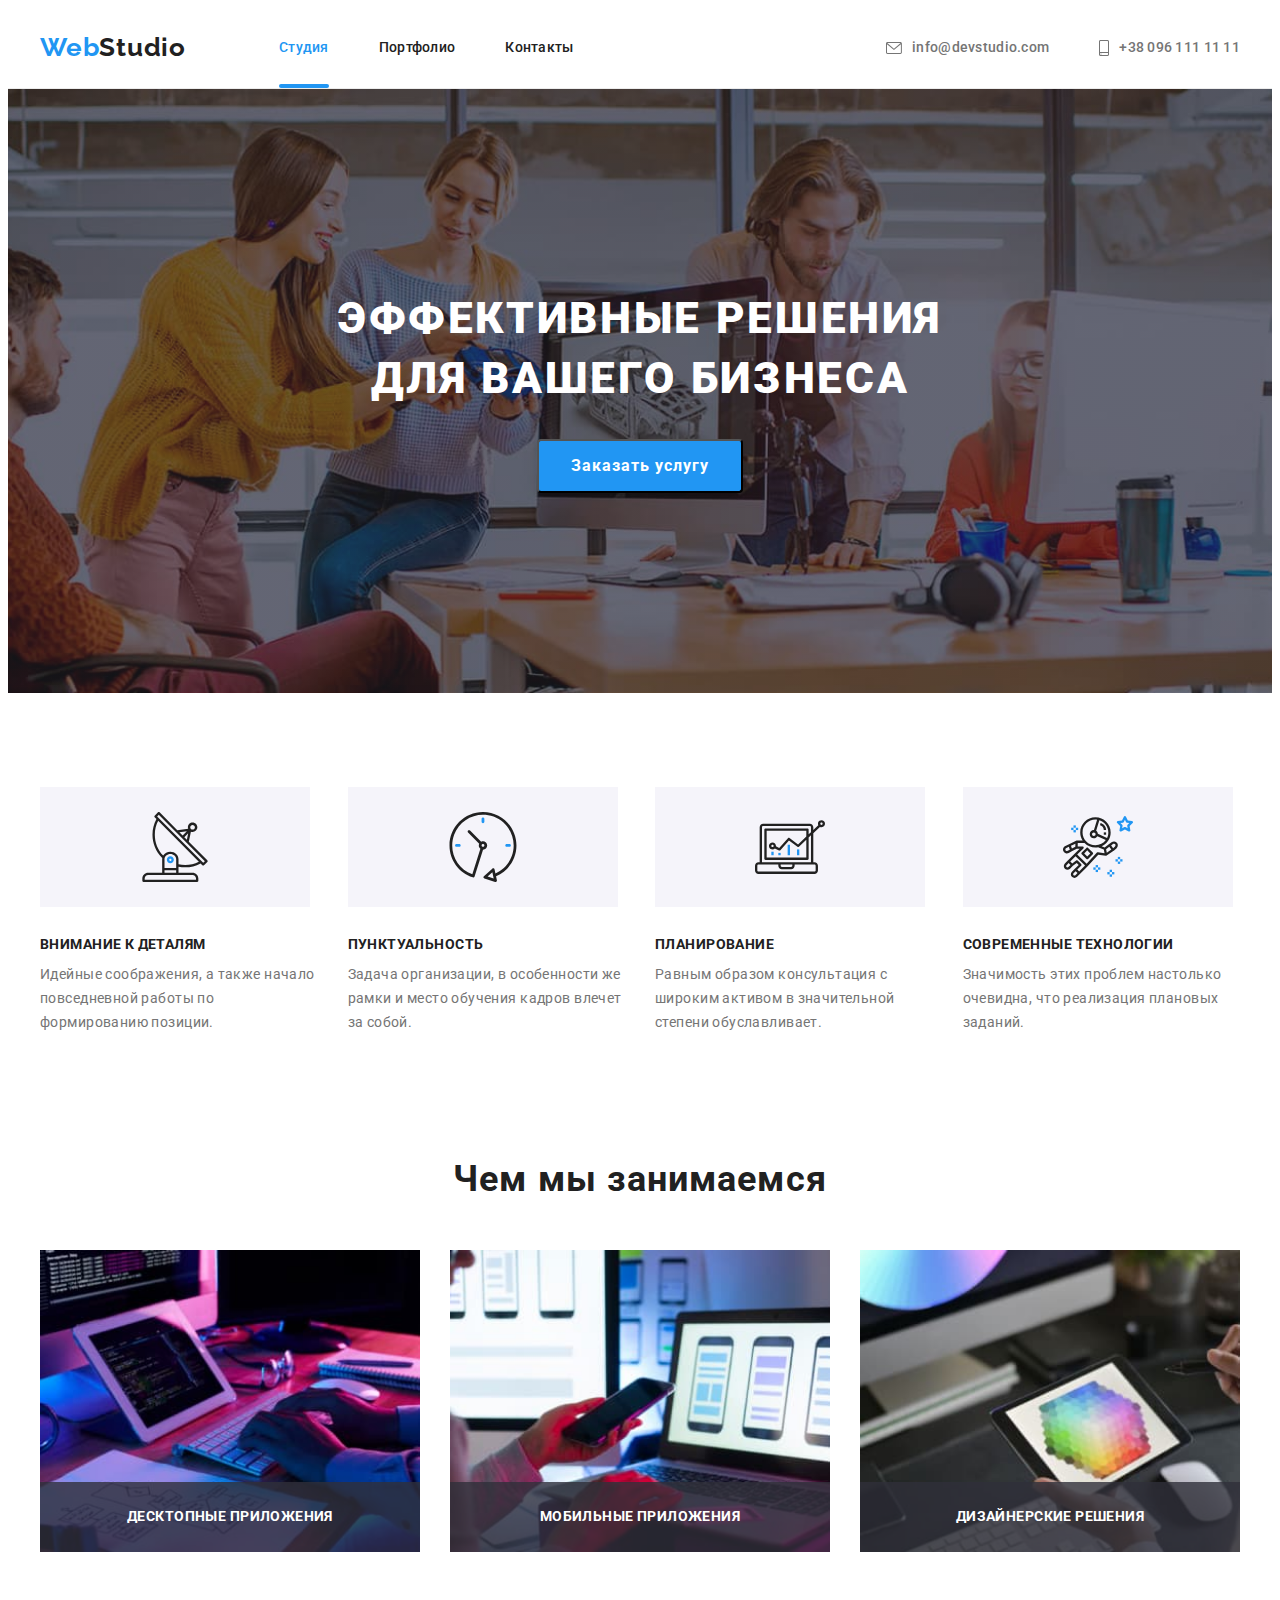
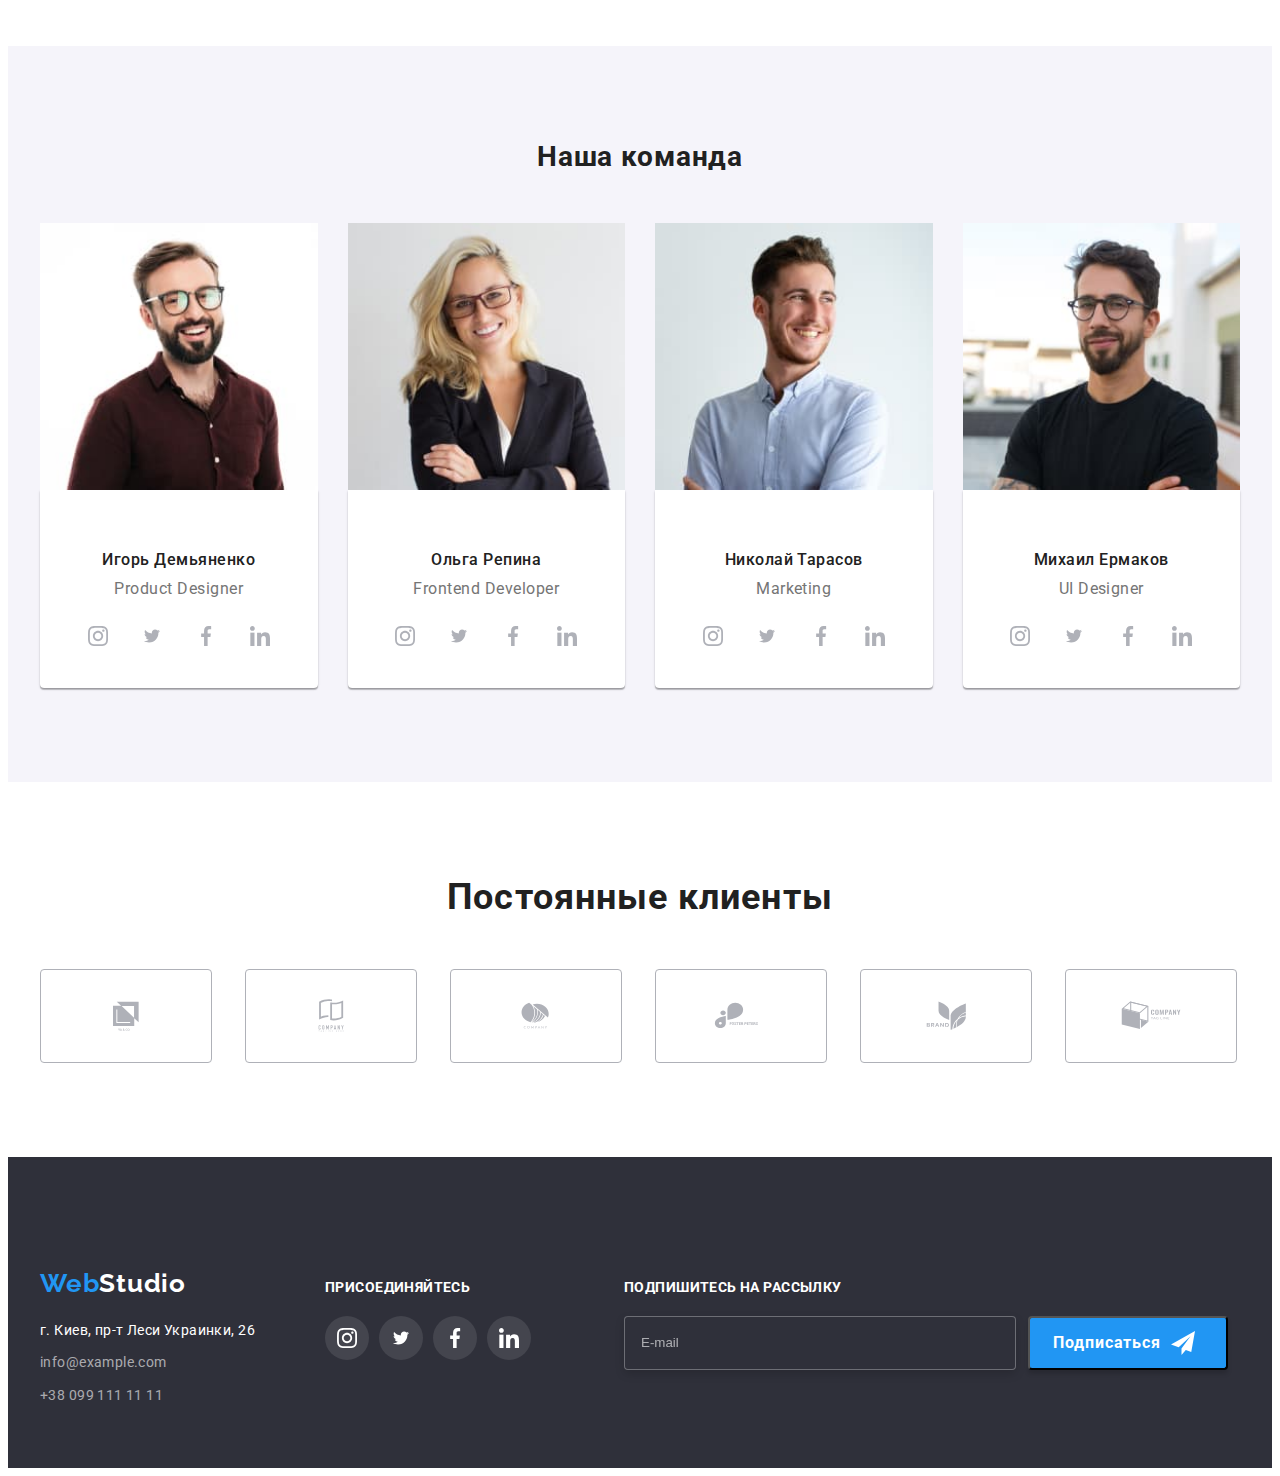
<file: index.html>
<!DOCTYPE html>
<html lang="ru">
<head>
    <meta charset="UTF-8">
    <meta http-equiv="X-UA-Compatible" content="IE=edge">
    <meta name="viewport" content="width=device-width, initial-scale=1.0">
    <title>Web Studio</title>
    <link rel="preconnect" href="https://fonts.googleapis.com">
    <link rel="preconnect" href="https://fonts.gstatic.com" crossorigin>
    <link href="https://fonts.googleapis.com/css2?family=Raleway:wght@700&family=Roboto:wght@400;500;700;900&display=swap" rel="stylesheet">
    <link rel="stylesheet" href="https://cdnjs.cloudflare.com/ajax/libs/modern-normalize/1.1.0/modern-normalize.min.css" integrity="sha512-wpPYUAdjBVSE4KJnH1VR1HeZfpl1ub8YT/NKx4PuQ5NmX2tKuGu6U/JRp5y+Y8XG2tV+wKQpNHVUX03MfMFn9Q==" crossorigin="anonymous" referrerpolicy="no-referrer" />
    <link rel="stylesheet" href="./css/main.min.css">    
</head>
<body>
    <!--Header-->
        <header class="page-header">
            <div class="container header-container">
            <nav class="navigation">
                <!--логотип сайта-->
                <a class="logo logo-header link" href="./index.html">Web<span class="logo logo_theme_light">Studio</span></a>
                <ul class="menu list">
                    <li class="menu__item">
                        <a class="menu__link menu__link_current link" href=./index.html>Студия</a>
                    </li>
                    <li class="menu__item">
                        <a class="menu__link link" href="./portfolio.html">Портфолио</a>
                    </li>
                    <li class="menu__item">
                        <a class="menu__link link" href="#contacts">Контакты</a>
                    </li>
                </ul>
            </nav>
            <button type="button" class="mobile-menu-open-button" data-menu-open>
                <svg class="mobile-menu-open-button__icon" width="24" height="16">
                    <use href="./images/sprite.svg#burger-icon"></use>
                </svg>
            </button>
            <ul class="menu-address link list">
                <li class="menu-address__item">
                    <a class="menu-address__mail link list" href="mailto:info@devstudio.com">
                    <svg class="menu-address__icon" width="16" height="12">
                        <use href="./images/sprite.svg#icon-envelope"></use>
                    </svg>
                    info@devstudio.com
                </a>
                </li>
                <li class="menu-address__item">
                    <a class="menu-address__phone-number link" href="tel:+380961111111">
                        <svg class="menu-address__phone-icon" width="10" height="16">
                            <use href="./images/sprite.svg#icon-smartphone"></use>
                        </svg>
                        +38 096 111 11 11
                    </a>
                </li>
            </ul>
        </div>
        <div class="mobile-menu" data-menu>
            <div class="container mobile-menu__container">
                <button type="button" class="mobile-menu__close-btn" data-menu-close>
                    <svg class="mobile-menu__close-icon" width="40" height="40">
                        <use href="./images/sprite.svg#icon-close"></use>
                    </svg>
                </button>
<ul class="mobile-menu__list list">
    <li class="mobile-menu__list-item"><a class="mobile-menu__list-link mobile-menu__link-current link" href="./index.html">Студия</a></li>
    <li class="mobile-menu__list-item"><a class="mobile-menu__list-link link" href="./portfolio.html">Портфолио</a></li>
    <li class="mobile-menu__list-item"><a class="mobile-menu__list-link link" href="">Контакты</a></li>
</ul>
<ul class="mobile-menu__list-address list">
    <li class="mobile-menu__address-item"><a class="mobile-menu__link-phone link" href="">+38 096 111 11 11</a></li>
    <li class="mobile-menu__address-item"><a class="mobile-menu__link-mail link" href="">info@devstudio.com</a></li>
</ul>
<ul class="mobile-menu__social-list list">
    <li class="mobile-menu__social-list-item"><a class="mobile-menu__social-list-link link" href="">Instagram</a></li>
    <li class="mobile-menu__social-list-item"><a class="mobile-menu__social-list-link link" href="">Twitter</a></li>
    <li class="mobile-menu__social-list-item"><a class="mobile-menu__social-list-link link" href="">Facebook</a></li>
    <li class="mobile-menu__social-list-item"><a class="mobile-menu__social-list-link link" href="">LinkedIn</a></li>
</ul>

            </div>
        </div>
        </header>
    <main>
        <!--Hero-->
        <section class="hero">
            <div class="container">
                <h1 class="hero__title">Эффективные решения для вашего бизнеса</h1>
                <button class="modal-button" type="button" data-modal-open>Заказать услугу</button>
            </div>
        </section>
        <section class="advantages section">
            <div class="container">
      <!--скрытый заголовок-->
            <h2 class="advantages__title visually-hidden">Наши преимущества</h2>
            <ul class="advantages-list list">
                <li class="advantages-list__item">
                    <div class="advantages-list__container"> 
                        <svg class="advantages-list__icon" width="70" height="70">
                            <use href="./images/sprite.svg#icon-antenna"></use>
                        </svg>
                    </div>
                    <h3 class="advantages-list__subtitle">Внимание к деталям</h3>
                    <p class="advantages-list__description">Идейные соображения, а также начало повседневной работы по формированию позиции.</p>
                </li>
                <li class="advantages-list__item">
                    <div class="advantages-list__container"> 
                        <svg class="advantages-list__icon" width="70" height="70">
                            <use href="./images/sprite.svg#icon-clock"></use>
                        </svg>
                    </div>
                    <h3 class="advantages-list__subtitle">Пунктуальность</h3>
                    <p class="advantages-list__description">Задача организации, в особенности же рамки и место обучения кадров влечет за собой.</p>
                </li>
                <li class="advantages-list__item">
                    <div class="advantages-list__container"> 
                        <svg class="advantages-list__icon" width="70" height="70">
                            <use href="./images/sprite.svg#icon-diagram"></use>
                        </svg>
                    </div>
                    <h3 class="advantages-list__subtitle">Планирование</h3>
                    <p class="advantages-list__description">Равным образом консультация с широким активом в значительной степени обуславливает.</p>
                </li>
                <li class="advantages-list__item">
                    <div class="advantages-list__container"> 
                        <svg class="advantages-list__icon" width="70" height="70">
                            <use href="./images/sprite.svg#icon-astronaut"></use>
                        </svg>
                    </div>
                    <h3 class="advantages-list__subtitle">Современные технологии</h3>
                    <p class="advantages-list__description">Значимость этих проблем настолько очевидна, что реализация плановых заданий.</p>
                </li>
            </ul>
            </div>
        </section>
        <!-- About-->
        <section class="services section">
            <div class="container">
                <h2 class="services__title">Чем мы занимаемся</h2>
                <ul class="services-list list">
                  <li class="services-list__item">
                    <img class="services-list__images"
                    srcset="./images/services/services-desktop-1.jpg 1x, ./images/services/services-desktop-1@2x.jpg 2x"
                    src="./images/about/img-1.jpg" 
                    alt="планшет"                   
                    >
                    <p class="services-list__description">Десктопные приложения</p>
                  </li>
                  <li class="services-list__item">
                    <img class="services-list__images"
                    srcset="./images/services/services-desktop-2.jpg 1x, ./images/services/services-desktop-2@2x.jpg 2x"
                    src="./images/about/img-2.jpg"
                    alt="ноутбук"
                    >
                      <p class="services-list__description">Мобильные приложения</p>
                  </li>
                  <li class="services-list__item">
                    <img class="services-list__images"
                    srcset="./images/services/services-desktop-3.jpg 1x, ./images/services/services-desktop-3@2x.jpg 2x"
                    src="./images/about/img-3.jpg"
                    alt="графический планшет"
                    >
                      <p class="services-list__description">Дизайнерские решения</p>
                  </li>  
                </ul>
            </div>
        </section> 
        <!--Our Team -->
        <section class="our-team section"> 
            <div class="container">
           <h2 class="our-team__title">Наша команда</h2> 
           <ul class="our-team-list list">
               <li class="our-team-list__item">
                <picture class="picture">
                    <source 
                    srcset="./images/our-team/our-team-desktop-1.jpg 1x, ./images/our-team/our-team-desktop-1@2x.jpg 2x"
                    media="(min-width:1200px)"/>  
                    <source 
                    srcset="./images/our-team/our-team-tablet-1.jpg 1x, ./images/our-team/our-team-tablet-1@2x.jpg 2x"
                    media="(min-width:768px)"/>  
                    <source 
                    srcset="./images/our-team/our-team-mobile-1.jpg 1x, ./images/our-team/our-team-mobile-1@2x.jpg 2x"
                    media="(max-width:767px)"/>     
                    <img src="./images/our-team/our-team-mobile-1.jpg" alt="Игорь Демьяненко"> 
                </picture>
                   <div class="our-team-list__content-wrapper">
                    <h3 class="our-team-list__subtitle">Игорь Демьяненко</h3>
                    <p class="our-team-list__description" lang="en">Product Designer</p>
                    <ul class="social-list list">
                        <li class="social-list__item">
                            <a href="" class="social-list__link">
                                <svg class="social-list__icon" width="20" height="20">
                                    <use href="./images/sprite.svg#icon-instagram"></use>
                                </svg>
                            </a>
                        </li>
                        <li class="social-list__item">
                            <a href="" class="social-list__link">
                                <svg class="social-list__icon" width="20" height="16">
                                    <use href="./images/sprite.svg#icon-twitter"></use>
                                </svg>
                            </a>
                        </li>
                        <li class="social-list__item">
                            <a href="" class="social-list__link">
                                <svg class="social-list__icon" width="20" height="20">
                                    <use href="./images/sprite.svg#icon-facebook"></use>
                                </svg>
                            </a>
                        </li>
                        <li class="social-list__item">
                            <a href="" class="social-list__link">
                                <svg class="social-list__icon" width="20" height="20">
                                    <use href="./images/sprite.svg#icon-linkedin"></use>
                                </svg>
                            </a>
                        </li>
                    </ul>
                   </div>
               </li>
               <li class="our-team-list__item">
                <picture class="picture">
                    <source 
                    srcset="./images/our-team/our-team-desktop-2.jpg 1x, ./images/our-team/our-team-desktop-2@2x.jpg 2x"
                    media="(min-width:1200px)"/>  
                    <source 
                    srcset="./images/our-team/our-team-tablet-2.jpg 1x, ./images/our-team/our-team-tablet-2@2x.jpg 2x"
                    media="(min-width:768px)"/>  
                    <source 
                    srcset="./images/our-team/our-team-mobile-2.jpg 1x, ./images/our-team/our-team-mobile-2@2x.jpg 2x"
                    media="(max-width:767px)"/>     
                    <img src="./images/our-team/our-team-mobile-2.jpg" alt="Ольга Репина"> 
                </picture>
                   <div class="our-team-list__content-wrapper">
                    <h3 class="our-team-list__subtitle">Ольга Репина</h3>
                    <p class="our-team-list__description" lang="en">Frontend Developer</p>  
                    <ul class="social-list list">
                        <li class="social-list__item">
                            <a href="" class="social-list__link">
                                <svg class="social-list__icon" width="20" height="20">
                                    <use href="./images/sprite.svg#icon-instagram"></use>
                                </svg>
                            </a>
                        </li>
                        <li class="social-list__item">
                            <a href="" class="social-list__link">
                                <svg class="social-list__icon" width="20" height="16">
                                    <use href="./images/sprite.svg#icon-twitter"></use>
                                </svg>
                            </a>
                        </li>
                        <li class="social-list__item">
                            <a href="" class="social-list__link">
                                <svg class="social-list__icon" width="20" height="20">
                                    <use href="./images/sprite.svg#icon-facebook"></use>
                                </svg>
                            </a>
                        </li>
                        <li class="social-list__item">
                            <a href="" class="social-list__link">
                                <svg class="social-list__icon" width="20" height="20">
                                    <use href="./images/sprite.svg#icon-linkedin"></use>
                                </svg>
                            </a>
                        </li>
                    </ul>
                   </div>
               </li>
               <li class="our-team-list__item">
                <picture class="picture">
                    <source 
                    srcset="./images/our-team/our-team-desktop-3.jpg 1x, ./images/our-team/our-team-desktop-3@2x.jpg 2x"
                    media="(min-width:1200px)"/>  
                    <source 
                    srcset="./images/our-team/our-team-tablet-3.jpg 1x, ./images/our-team/our-team-tablet-3@2x.jpg 2x"
                    media="(min-width:768px)"/>  
                    <source 
                    srcset="./images/our-team/our-team-mobile-3.jpg 1x, ./images/our-team/our-team-mobile-3@2x.jpg 2x"
                    media="(max-width:767px)"/>     
                    <img src="./images/our-team/our-team-mobile-3.jpg" alt="Николай Тарасов"> 
                </picture>
                   <div class="our-team-list__content-wrapper">
                    <h3 class="our-team-list__subtitle">Николай Тарасов</h3>
                    <p class="our-team-list__description" lang="en">Marketing</p>  
                    <ul class="social-list list">
                        <li class="social-list__item">
                            <a href="" class="social-list__link">
                                <svg class="social-list__icon" width="20" height="20">
                                    <use href="./images/sprite.svg#icon-instagram"></use>
                                </svg>
                            </a>
                        </li>
                        <li class="social-list__item">
                            <a href="" class="social-list__link">
                                <svg class="social-list__icon" width="20" height="16">
                                    <use href="./images/sprite.svg#icon-twitter"></use>
                                </svg>
                            </a>
                        </li>
                        <li class="social-list__item">
                            <a href="" class="social-list__link">
                                <svg class="social-list__icon" width="20" height="20">
                                    <use href="./images/sprite.svg#icon-facebook"></use>
                                </svg>
                            </a>
                        </li>
                        <li class="social-list__item">
                            <a href="" class="social-list__link">
                                <svg class="social-list__icon" width="20" height="20">
                                    <use href="./images/sprite.svg#icon-linkedin"></use>
                                </svg>
                            </a>
                        </li>
                    </ul>
                   </div>
               </li>
               <li class="our-team-list__item">
                <picture class="picture">
                    <source 
                    srcset="./images/our-team/our-team-desktop-4.jpg 1x, ./images/our-team/our-team-desktop-4@2x.jpg 2x"
                    media="(min-width:1200px)"/>  
                    <source 
                    srcset="./images/our-team/our-team-tablet-4.jpg 1x, ./images/our-team/our-team-tablet-4@2x.jpg 2x"
                    media="(min-width:768px)"/>  
                    <source 
                    srcset="./images/our-team/our-team-mobile-4.jpg 1x, ./images/our-team/our-team-mobile-4@2x.jpg 2x"
                    media="(max-width:767px)"/>     
                    <img src="./images/our-team/our-team-mobile-4.jpg" alt="Михаил Ермаков"> 
                </picture>
                   <div class="our-team-list__content-wrapper">
                    <h3 class="our-team-list__subtitle">Михаил Ермаков</h3>
                    <p class="our-team-list__description" lang="en"> UI Designer</p> 
                    <ul class="social-list list">
                        <li class="social-list__item">
                            <a href="" class="social-list__link">
                                <svg class="social-list__icon" width="20" height="20">
                                    <use href="./images/sprite.svg#icon-instagram"></use>
                                </svg>
                            </a>
                        </li>
                        <li class="social-list__item">
                            <a href="" class="social-list__link">
                                <svg class="social-list__icon" width="20" height="16">
                                    <use href="./images/sprite.svg#icon-twitter"></use>
                                </svg>
                            </a>
                        </li>
                        <li class="social-list__item">
                            <a href="" class="social-list__link">
                                <svg class="social-list__icon" width="20" height="20">
                                    <use href="./images/sprite.svg#icon-facebook"></use>
                                </svg>
                            </a>
                        </li>
                        <li class="social-list__item">
                            <a href="" class="social-list__link">
                                <svg class="social-list__icon" width="20" height="20">
                                    <use href="./images/sprite.svg#icon-linkedin"></use>
                                </svg>
                            </a>
                        </li>
                    </ul>
                   </div>
               </li>
           </ul>
        </div>
        </section>
        <section class="our-clients section">
            <div class="container">
            <h2 class="our-clients__title">Постоянные клиенты</h2>
            <ul class="our-clients-list list">
                <li class="our-clients-list__item">
                    <a class="our-clients-list__link" href="">
                        <svg class="our-client-list__icon" width="106" height="60">
                            <use href="./images/sprite.svg#icon-Client-1"></use>
                        </svg>
                    </a>
                </li>
                <li class="our-clients-list__item">
                    <a class="our-clients-list__link" href="">
                        <svg class="our-client-list__icon" width="106" height="60">
                            <use href="./images/sprite.svg#icon-Client-2"></use>
                        </svg>
                    </a>
                </li>
                <li class="our-clients-list__item">
                    <a class="our-clients-list__link" href="">
                        <svg class="our-client-list__icon" width="106" height="60">
                            <use href="./images/sprite.svg#icon-Client-3"></use>
                        </svg>
                    </a>
                </li>
                <li class="our-clients-list__item">
                    <a class="our-clients-list__link" href="">
                        <svg class="our-client-list__icon" width="106" height="60">
                            <use href="./images/sprite.svg#icon-Client-4"></use>
                        </svg>
                    </a>
                </li>
                <li class="our-clients-list__item">
                    <a class="our-clients-list__link" href="">
                        <svg class="our-client-list__icon" width="106" height="60">
                            <use href="./images/sprite.svg#icon-Client-5"></use>
                        </svg>
                    </a>
                </li>
                <li class="our-clients-list__item">
                    <a class="our-clients-list__link" href="">
                        <svg class="our-client-list__icon" width="106" height="60">
                            <use href="./images/sprite.svg#icon-Client-6"></use>
                        </svg>
                    </a>
                </li>
            </ul>
        </div>
        </section>
    </main>
    <footer class="footer">
        <div class="container footer-container">
        <div class="footer-address">
                <a class="logo-footer link" href="">Web<span class="logo logo_theme_dark">Studio</span></a>
            <address class="footer-contacts">
                <ul id="contacts" class="footer-list list">
                    <li class="footer-list__item">
                        <a class="footer-list__address link" href="https://goo.gl/maps/5pLSyK26MjpnqcrL8" target="_blank" rel="noopener noreferrer">г. Киев, пр-т Леси Украинки, 26</a>
                    </li>
                    <li class="footer-list__item">
                        <a class="footer-list__link link" href="mailto:info@example.com">info@example.com</a>
                    </li>
                    <li class="footer-list__item">
                        <a class="footer-list__link link" href="tel:+380991111111">+38 099 111 11 11</a>
                    </li>
                </ul>
            </address> 
        </div>
        <div class="footer-join">
            <h2 class="footer-join__title">Присоединяйтесь</h2>
            <ul class="footer-join-list list">
                <li class="footer-join-list__item">
                    <a class="footer-join-list__link" href="">
                        <svg class="footer-join-list__icon" width="20px" height="20px">
                            <use href="./images/sprite.svg#icon-instagram"></use>
                        </svg>
                    </a>
                </li>
                <li class="footer-join-list__item">
                    <a class="footer-join-list__link" href="">
                        <svg class="footer-join-list__icon" width="20" height="16">
                            <use href="./images/sprite.svg#icon-twitter"></use>
                        </svg>
                    </a>
                </li>
                <li class="footer-join-list__item">
                    <a class="footer-join-list__link" href="">
                        <svg class="footer-join-list__icon" width="20" height="20">
                            <use href="./images/sprite.svg#icon-facebook"></use>
                        </svg>
                    </a>
                </li>
                <li class="footer-join-list__item">
                    <a class="footer-join-list__link" href="">
                        <svg class="footer-join-list__icon" width="20" height="20">
                            <use href="./images/sprite.svg#icon-linkedin"></use>
                        </svg>
                    </a>
                </li>
            </ul>
        </div>
        <form class="footer-mailing">
            <b class="footer-mailing__action">Подпишитесь на рассылку</b>
            <div class="footer-mailing-form">
            <input class="footer-mailing__input" type="email" name="user-mailing" placeholder="E-mail">
            <button class="footer-mailing__button" type="submit">Подписаться
            <svg class="footer-mailing__icon" width="24" height="24">
                <use href="./images/sprite.svg#icon-send"></use>
            </svg>
        </button>
        </div>
    </form>
</div>
    </footer>
    <div class="backdrop is-hidden" data-modal>
        <div class="modal">
            <button type="button" class="modal-close-button" data-modal-close>
                <svg class="modal-close-button__icon" width="18" height="18">
                    <use href="./images/sprite.svg#icon-close"></use>
                </svg>
            </button>
            <form class="contact-form">
                <b class="contact-form__action">Оставьте свои данные, мы вам перезвоним</b>
                <div class="contact-form__input-wrapper">
                    <label class="contact-form__label" for="name">Имя</label> 
                    <input class="contact-form__input" type="text" required name="user-name" minlength="2" id="name">
                    <svg class="contact-form__input-icon" width="18" height="18">
                        <use href="./images/sprite.svg#name-input-icon"></use>
                    </svg>  
                </div>
                <div class="contact-form__input-wrapper">
                    <label class="contact-form__label" for="tel">Телефон</label> 
                        <input class="contact-form__input" type="tel" id="tel" required name="user-phone-number" pattern="[0-9]{3}-[0-9]{3}-[0-9]{2}-[0-9]{2}" title="xxx-xxx-xx-xx">
                        <svg class="contact-form__input-icon" width="18" height="18">
                            <use href="./images/sprite.svg#phone-input-icon"></use>
                        </svg>
                </div>
            <div class="contact-form__input-wrapper">
                <label class="contact-form__label" for="mail">Почта</label> 
                <input class="contact-form__input" type="email" required name="user-mail" id="mail">
                        <svg class="contact-form__input-icon" width="18" height="18">
                            <use href="./images/sprite.svg#email-input-icon"></use>
                        </svg>        
            </div>  
                <label class="contact-form__label" for="comments">Комментарий</label>
                    <textarea class="contact-form__message" name="user-message" id="comments" placeholder="Введите текст"></textarea>
                <input class="contact-form__checkbox visually-hidden" type="checkbox" name="user-policy" id="checkbox-policy" required >
                <label class="contact-form__checkbox-label" for="checkbox-policy">Соглашаюсь с рассылкой и принимаю&nbsp; <a class="contact-form-checkbox-link" href="">Условия договора</a></label>
                <button class="contact-form__button" type="submit">Отправить</button>
            </form>
        </div>
    </div>
    <script src="./js/mobile-menu.js"></script>
<script src="./js/modal.js"></script>
</body>
</html>
</file>
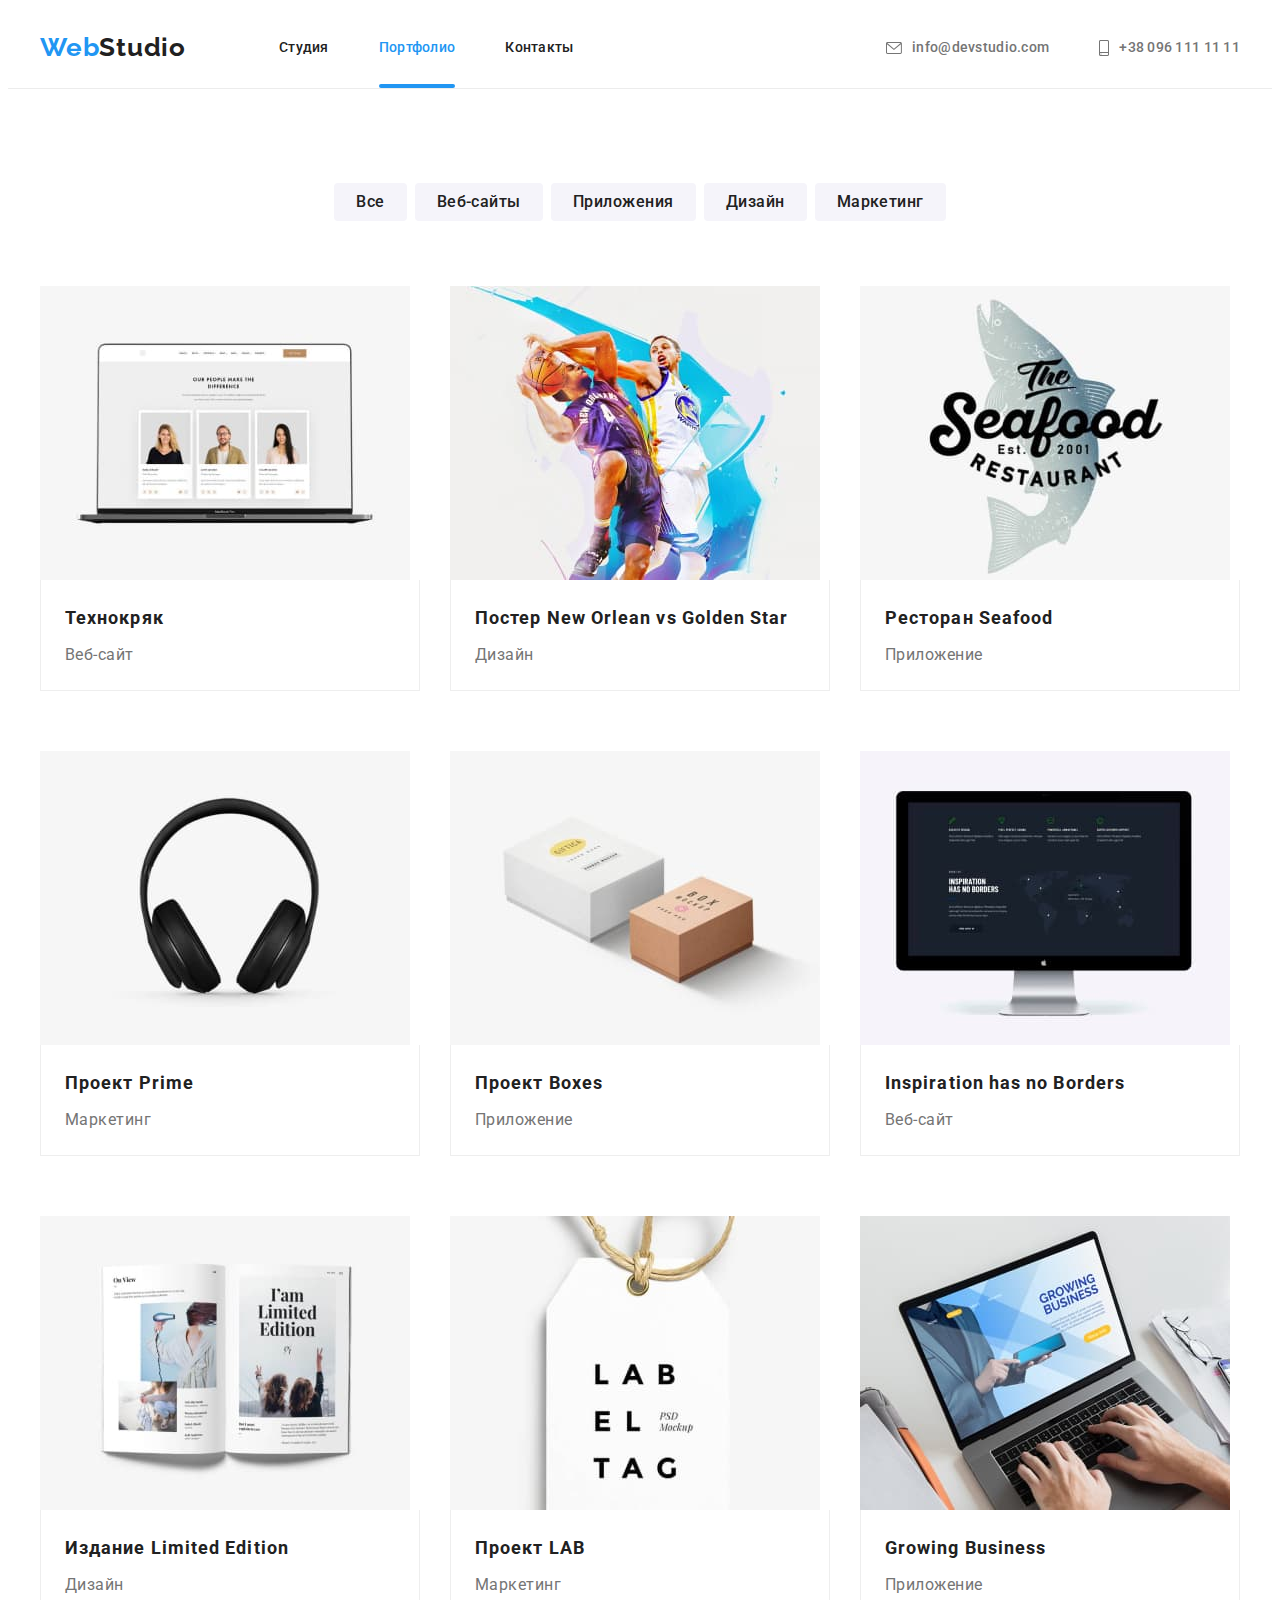
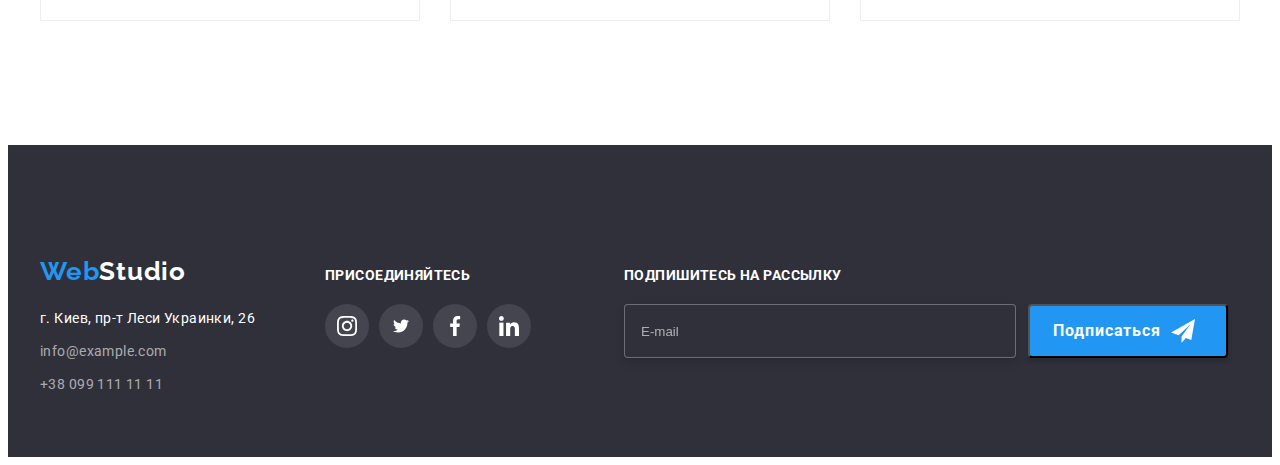
<file: portfolio.html>
<!DOCTYPE html>
<html lang="en">
<head>
    <meta charset="UTF-8">
    <meta http-equiv="X-UA-Compatible" content="IE=edge">
    <meta name="viewport" content="width=device-width, initial-scale=1.0">
    <title>Portfolio</title>
    <link rel="preconnect" href="https://fonts.googleapis.com">
    <link rel="preconnect" href="https://fonts.gstatic.com" crossorigin>
    <link href="https://fonts.googleapis.com/css2?family=Raleway:wght@700&family=Roboto:wght@400;500;700;900&display=swap" rel="stylesheet">
    <link rel="stylesheet" href="https://cdnjs.cloudflare.com/ajax/libs/modern-normalize/1.1.0/modern-normalize.min.css" integrity="sha512-wpPYUAdjBVSE4KJnH1VR1HeZfpl1ub8YT/NKx4PuQ5NmX2tKuGu6U/JRp5y+Y8XG2tV+wKQpNHVUX03MfMFn9Q==" crossorigin="anonymous" referrerpolicy="no-referrer" />
    <link rel="stylesheet" href="./css/main.min.css">   
</head>
<body>
    <!--Header-->
    <header class="page-header">
        <div class="container header-container">
        <nav class="navigation">
            <!--логотип сайта-->
            <a class="logo logo-header link" href="./index.html">Web<span class="logo logo_theme_light">Studio</span></a>
            <ul class="menu list">
                <li class="menu__item">
                    <a class="menu__link link" href=./index.html>Студия</a>
                </li>
                <li class="menu__item">
                    <a class="menu__link menu__link_current link" href="./portfolio.html">Портфолио</a>
                </li>
                <li class="menu__item">
                    <a class="menu__link link" href="#contacts">Контакты</a>
                </li>
            </ul>
        </nav>
        <button type="button" class="mobile-menu-open-button" data-menu-open>
            <svg class="mobile-menu-open-button__icon" width="24" height="16">
                <use href="./images/sprite.svg#burger-icon"></use>
            </svg>
        </button>
        <ul class="menu-address link list">
            <li class="menu-address__item">
                <a class="menu-address__mail link list" href="mailto:info@devstudio.com">
                <svg class="menu-address__icon" width="16" height="12">
                    <use href="./images/sprite.svg#icon-envelope"></use>
                </svg>
                info@devstudio.com
            </a>
            </li>
            <li class="menu-address__item">
                <a class="menu-address__phone-number link" href="tel:+380961111111">
                    <svg class="menu-address__phone-icon" width="10" height="16">
                        <use href="./images/sprite.svg#icon-smartphone"></use>
                    </svg>
                    +38 096 111 11 11
                </a>
            </li>
        </ul>
    </div>
    <div class="mobile-menu" data-menu>
        <div class="container mobile-menu__container">
            <button type="button" class="mobile-menu__close-btn" data-menu-close>
                <svg class="mobile-menu__close-icon" width="40" height="40">
                    <use href="./images/sprite.svg#icon-close"></use>
                </svg>
            </button>
<ul class="mobile-menu__list list">
<li class="mobile-menu__list-item"><a class="mobile-menu__list-link  link" href="./index.html">Студия</a></li>
<li class="mobile-menu__list-item"><a class="mobile-menu__list-link mobile-menu__link-current link" href="./portfolio.html">Портфолио</a></li>
<li class="mobile-menu__list-item"><a class="mobile-menu__list-link link" href="">Контакты</a></li>
</ul>
<ul class="mobile-menu__list-address list">
<li class="mobile-menu__address-item"><a class="mobile-menu__link-phone link" href="">+38 096 111 11 11</a></li>
<li class="mobile-menu__address-item"><a class="mobile-menu__link-mail link" href="">info@devstudio.com</a></li>
</ul>
<ul class="mobile-menu__social-list list">
<li class="mobile-menu__social-list-item"><a class="mobile-menu__social-list-link link" href="">Instagram</a></li>
<li class="mobile-menu__social-list-item"><a class="mobile-menu__social-list-link link" href="">Twitter</a></li>
<li class="mobile-menu__social-list-item"><a class="mobile-menu__social-list-link link" href="">Facebook</a></li>
<li class="mobile-menu__social-list-item"><a class="mobile-menu__social-list-link link" href="">LinkedIn</a></li>
</ul>

        </div>
    </div>
    </header>
<main>
<section class="portfolio section">
    <div class="container">
<ul class="filter-portfolio-list list">
    <li class="filter-portfolio-list__item">
        <button class="filter-portfolio-list__button" type="button">Все</button>
    </li>
    <li class="filter-portfolio-list__item">
        <button class="filter-portfolio-list__button" type="button">Веб-сайты</button>
    </li>
    <li class="filter-portfolio-list__item">
        <button class="filter-portfolio-list__button" type="button">Приложения</button>
    </li>
    <li class="filter-portfolio-list__item">
        <button class="filter-portfolio-list__button" type="button">Дизайн</button>     
    </li>
    <li class="filter-portfolio-list__item">
        <button class="filter-portfolio-list__button" type="button">Маркетинг</button>
    </li>
</ul>
<!-- Скрытый заголовок -->
    <h1 class="visually-hidden portfolio__title">Наши работы</h1> 
    <ul class="portfolio-list list">
        <li class="portfolio-list__item">
      <a class="portfolio-list__link link" href="">
          <div class="portfolio-list__box">
            <picture>
                <source
                srcset="./images/portfolio/portfolio-desktop-1.jpg 1x, ./images/portfolio/portfolio-desktop-1@2x.jpg 2x"
                media="(min-width:1200px)"
                >
                <source
                srcset="./images/portfolio/portfolio-tablet-1.jpg 1x, ./images/portfolio/portfolio-tablet-1@2x.jpg 2x"
                media="(min-width:768px)"
                >
                <source
                srcset="./images/portfolio/portfolio-mobile-1.jpg 1x, ./images/portfolio/portfolio-mobile-1@2x.jpg 2x"
                media="(max-width:767px)"
                >
                <img class="portfolio-list__img" src="./images/portfolio/portfolio-mobile-1.jpg" alt="ноутбук">
            </picture>
                <p class="portfolio__overlay portfolio__overlay-description">
                  Ресурс предлагает комплексные предложения с разным уровнем функционала и сервисов. Все это позволит посетителю получить исчерпывающие сведения о компании или частном лице.
                </p>
          </div>
          <div class="portfolio-list__wrapper">
            <h2 class="portfolio__subtitle">Технокряк</h2>
            <p class="portfolio__description">Веб-сайт</p>
          </div>
    </a>
        </li>
        <li class="portfolio-list__item">
    <a class="portfolio-list__link link" href="">
        <div class="portfolio-list__box">
            <picture>
                <source
                srcset="./images/portfolio/portfolio-desktop-2.jpg 1x, ./images/portfolio/portfolio-desktop-2@2x.jpg 2x"
                media="(min-width:1200px)"
                >
                <source
                srcset="./images/portfolio/portfolio-tablet-2.jpg 1x, ./images/portfolio/portfolio-tablet-2@2x.jpg 2x"
                media="(min-width:768px)"
                >
                <source
                srcset="./images/portfolio/portfolio-mobile-2.jpg 1x, ./images/portfolio/portfolio-mobile-2@2x.jpg 2x"
                media="(max-width:767px)"
                >
                <img class="portfolio-list__img" src="./images/portfolio/portfolio-mobile-2.jpg" alt="баскетболисты">
            </picture>
                <p class="portfolio__overlay portfolio__overlay-description">
                  Ресурс предлагает комплексные предложения с разным уровнем функционала и сервисов. Все это позволит посетителю получить исчерпывающие сведения о компании или частном лице.
                </p>
        </div>
        <div class="portfolio-list__wrapper">
        <h2 class="portfolio__subtitle">Постер <span lang="en">New Orlean vs Golden Star</span></h2>
        <p class="portfolio__description">Дизайн</p>
    </div>
    </a>
        </li>
        <li class="portfolio-list__item">
            <a class="portfolio-list__link link" href="">
                <div class="portfolio-list__box">
                    <picture>
                        <source
                        srcset="./images/portfolio/portfolio-desktop-3.jpg 1x, ./images/portfolio/portfolio-desktop-3@2x.jpg 2x"
                        media="(min-width:1200px)"
                        >
                        <source
                        srcset="./images/portfolio/portfolio-tablet-3.jpg 1x, ./images/portfolio/portfolio-tablet-3@2x.jpg 2x"
                        media="(min-width:768px)"
                        >
                        <source
                        srcset="./images/portfolio/portfolio-mobile-3.jpg 1x, ./images/portfolio/portfolio-mobile-3@2x.jpg 2x"
                        media="(max-width:767px)"
                        >
                        <img class="portfolio-list__img" src="./images/portfolio/portfolio-mobile-3.jpg" alt="логотип ресторана">
                    </picture>
                        <p class="portfolio__overlay portfolio__overlay-description">
                          Ресурс предлагает комплексные предложения с разным уровнем функционала и сервисов. Все это позволит посетителю получить исчерпывающие сведения о компании или частном лице.
                        </p>
                </div>     
            <div class="portfolio-list__wrapper">
            <h2 class="portfolio__subtitle">Ресторан <span lang="en">Seafood</span></h2>
            <p class="portfolio__description">Приложение</p>
            </div>
            </a>
        <li class="portfolio-list__item">
            <a class="portfolio-list__link link" href="">
                <div class="portfolio-list__box">
                    <picture>
                        <source
                        srcset="./images/portfolio/portfolio-desktop-4.jpg 1x, ./images/portfolio/portfolio-desktop-4@2x.jpg 2x"
                        media="(min-width:1200px)"
                        >
                        <source
                        srcset="./images/portfolio/portfolio-tablet-4.jpg 1x, ./images/portfolio/portfolio-tablet-4@2x.jpg 2x"
                        media="(min-width:768px)"
                        >
                        <source
                        srcset="./images/portfolio/portfolio-mobile-4.jpg 1x, ./images/portfolio/portfolio-mobile-4@2x.jpg 2x"
                        media="(max-width:767px)"
                        >
                        <img class="portfolio-list__img" src="./images/portfolio/portfolio-mobile-4.jpg" alt="наушники">
                    </picture>
                        <p class="portfolio__overlay portfolio__overlay-description">
                          Ресурс предлагает комплексные предложения с разным уровнем функционала и сервисов. Все это позволит посетителю получить исчерпывающие сведения о компании или частном лице.
                        </p>
                </div>      
            <div class="portfolio-list__wrapper">
            <h2 class="portfolio__subtitle">Проект <span lang="en">Prime</span></h2>
            <p class="portfolio__description">Маркетинг</p>
            </div>
            </a>
        </li>
        <li class="portfolio-list__item">
            <a class="portfolio-list__link link" href="">
                <div class="portfolio-list__box">
                    <picture>
                        <source
                        srcset="./images/portfolio/portfolio-desktop-5.jpg 1x, ./images/portfolio/portfolio-desktop-5@2x.jpg 2x"
                        media="(min-width:1200px)"
                        >
                        <source
                        srcset="./images/portfolio/portfolio-tablet-5.jpg 1x, ./images/portfolio/portfolio-tablet-5@2x.jpg 2x"
                        media="(min-width:768px)"
                        >
                        <source
                        srcset="./images/portfolio/portfolio-mobile-5.jpg 1x, ./images/portfolio/portfolio-mobile-5@2x.jpg 2x"
                        media="(max-width:767px)"
                        >
                        <img class="portfolio-list__img" src="./images/portfolio/portfolio-mobile-5.jpg" alt="коробки">
                    </picture>
                        <p class="portfolio__overlay portfolio__overlay-description">
                          Ресурс предлагает комплексные предложения с разным уровнем функционала и сервисов. Все это позволит посетителю получить исчерпывающие сведения о компании или частном лице.
                        </p>
                </div>         
            <div class="portfolio-list__wrapper">
            <h2 class="portfolio__subtitle">Проект <span lang="en">Boxes</span></h2>
            <p class="portfolio__description">Приложение</p>
            </div>
            </a>
        </li>
        <li class="portfolio-list__item">
            <a class="portfolio-list__link link" href="">
                <div class="portfolio-list__box">
                    <picture>
                        <source
                        srcset="./images/portfolio/portfolio-desktop-6.jpg 1x, ./images/portfolio/portfolio-desktop-6@2x.jpg 2x"
                        media="(min-width:1200px)"
                        >
                        <source
                        srcset="./images/portfolio/portfolio-tablet-6.jpg 1x, ./images/portfolio/portfolio-tablet-6@2x.jpg 2x"
                        media="(min-width:768px)"
                        >
                        <source
                        srcset="./images/portfolio/portfolio-mobile-6.jpg 1x, ./images/portfolio/portfolio-mobile-6@2x.jpg 2x"
                        media="(max-width:767px)"
                        >
                        <img class="portfolio-list__img" src="./images/portfolio/portfolio-mobile-6.jpg" alt="imac">
                    </picture>
                        <p class="portfolio__overlay portfolio__overlay-description">
                          Ресурс предлагает комплексные предложения с разным уровнем функционала и сервисов. Все это позволит посетителю получить исчерпывающие сведения о компании или частном лице.
                        </p>
                </div>        
            <div class="portfolio-list__wrapper">
            <h2 class="portfolio__subtitle" lang="en">Inspiration has no Borders</h2>
            <p class="portfolio__description">Веб-сайт</p>
            </div>
            </a>
        </li>
        <li class="portfolio-list__item">
            <a class="portfolio-list__link link" href="">
                <div class="portfolio-list__box">
                    <picture>
                        <source
                        srcset="./images/portfolio/portfolio-desktop-7.jpg 1x, ./images/portfolio/portfolio-desktop-7@2x.jpg 2x"
                        media="(min-width:1200px)"
                        >
                        <source
                        srcset="./images/portfolio/portfolio-tablet-7.jpg 1x, ./images/portfolio/portfolio-tablet-7@2x.jpg 2x"
                        media="(min-width:768px)"
                        >
                        <source
                        srcset="./images/portfolio/portfolio-mobile-7.jpg 1x, ./images/portfolio/portfolio-mobile-7@2x.jpg 2x"
                        media="(max-width:767px)"
                        >
                        <img class="portfolio-list__img" src="./images/portfolio/portfolio-mobile-7.jpg" alt="журнал">
                    </picture>
                        <p class="portfolio__overlay portfolio__overlay-description">
                          Ресурс предлагает комплексные предложения с разным уровнем функционала и сервисов. Все это позволит посетителю получить исчерпывающие сведения о компании или частном лице.
                        </p>
                </div>         
            <div class="portfolio-list__wrapper">
            <h2 class="portfolio__subtitle">Издание <span lang="en">Limited Edition</span></h2>
            <p class="portfolio__description">Дизайн</p>
            </div>
            </a>
        </li> 
        <li class="portfolio-list__item">
            <a class="portfolio-list__link link" href="">
                <div class="portfolio-list__box">
                    <picture>
                        <source
                        srcset="./images/portfolio/portfolio-desktop-8.jpg 1x, ./images/portfolio/portfolio-desktop-8@2x.jpg 2x"
                        media="(min-width:1200px)"
                        >
                        <source
                        srcset="./images/portfolio/portfolio-tablet-8.jpg 1x, ./images/portfolio/portfolio-tablet-8@2x.jpg 2x"
                        media="(min-width:768px)"
                        >
                        <source
                        srcset="./images/portfolio/portfolio-mobile-8.jpg 1x, ./images/portfolio/portfolio-mobile-8@2x.jpg 2x"
                        media="(max-width:767px)"
                        >
                        <img class="portfolio-list__img" src="./images/portfolio/portfolio-mobile-8.jpg" alt="этикетка">
                    </picture>
                        <p class="portfolio__overlay portfolio__overlay-description">
                          Ресурс предлагает комплексные предложения с разным уровнем функционала и сервисов. Все это позволит посетителю получить исчерпывающие сведения о компании или частном лице.
                        </p>
                </div>      
            <div class="portfolio-list__wrapper">
            <h2 class="portfolio__subtitle">Проект <span lang="en">LAB</span></h2>
            <p class="portfolio__description">Маркетинг</p>
            </div>
            </a>
        </li>
        <li class="portfolio-list__item">
            <a class="portfolio-list__link link" href="">
                <div class="portfolio-list__box">
                    <picture>
                        <source
                        srcset="./images/portfolio/portfolio-desktop-9.jpg 1x, ./images/portfolio/portfolio-desktop-9@2x.jpg 2x"
                        media="(min-width:1200px)"
                        >
                        <source
                        srcset="./images/portfolio/portfolio-tablet-9.jpg 1x, ./images/portfolio/portfolio-tablet-9@2x.jpg 2x"
                        media="(min-width:768px)"
                        >
                        <source
                        srcset="./images/portfolio/portfolio-mobile-9.jpg 1x, ./images/portfolio/portfolio-mobile-9@2x.jpg 2x"
                        media="(max-width:767px)"
                        >
                        <img class="portfolio-list__img" src="./images/portfolio/portfolio-mobile-9.jpg" alt="ноутбук">
                    </picture>
                        <p class="portfolio__overlay portfolio__overlay-description">
                          Ресурс предлагает комплексные предложения с разным уровнем функционала и сервисов. Все это позволит посетителю получить исчерпывающие сведения о компании или частном лице.
                        </p>
                </div>
            <div class="portfolio-list__wrapper">
            <h2 class="portfolio__subtitle" lang="en">Growing Business</h2>
            <p class="portfolio__description">Приложение</p>
            </div>
            </a>
        </li>
    </ul>
</div>
</section>
</main>
<footer class="footer">
    <div class="container footer-container">
    <div class="footer-address">
            <a class="logo-footer link" href="">Web<span class="logo logo_theme_dark">Studio</span></a>
        <address class="footer-contacts">
            <ul id="contacts" class="footer-list list">
                <li class="footer-list__item">
                    <a class="footer-list__address link" href="https://goo.gl/maps/5pLSyK26MjpnqcrL8" target="_blank" rel="noopener noreferrer">г. Киев, пр-т Леси Украинки, 26</a>
                </li>
                <li class="footer-list__item">
                    <a class="footer-list__link link" href="mailto:info@example.com">info@example.com</a>
                </li>
                <li class="footer-list__item">
                    <a class="footer-list__link link" href="tel:+380991111111">+38 099 111 11 11</a>
                </li>
            </ul>
        </address> 
    </div>
    <div class="footer-join">
        <h2 class="footer-join__title">Присоединяйтесь</h2>
        <ul class="footer-join-list list">
            <li class="footer-join-list__item">
                <a class="footer-join-list__link" href="">
                    <svg class="footer-join-list__icon" width="20px" height="20px">
                        <use href="./images/sprite.svg#icon-instagram"></use>
                    </svg>
                </a>
            </li>
            <li class="footer-join-list__item">
                <a class="footer-join-list__link" href="">
                    <svg class="footer-join-list__icon" width="20" height="16">
                        <use href="./images/sprite.svg#icon-twitter"></use>
                    </svg>
                </a>
            </li>
            <li class="footer-join-list__item">
                <a class="footer-join-list__link" href="">
                    <svg class="footer-join-list__icon" width="20" height="20">
                        <use href="./images/sprite.svg#icon-facebook"></use>
                    </svg>
                </a>
            </li>
            <li class="footer-join-list__item">
                <a class="footer-join-list__link" href="">
                    <svg class="footer-join-list__icon" width="20" height="20">
                        <use href="./images/sprite.svg#icon-linkedin"></use>
                    </svg>
                </a>
            </li>
        </ul>
    </div>
    <form class="footer-mailing">
        <b class="footer-mailing__action">Подпишитесь на рассылку</b>
        <div class="footer-mailing-form">
        <input class="footer-mailing__input" type="email" name="user-mailing" placeholder="E-mail">
        <button class="footer-mailing__button" type="submit">Подписаться
        <svg class="footer-mailing__icon" width="24" height="24">
            <use href="./images/sprite.svg#icon-send"></use>
        </svg>
    </button>
    </div>
</form>
</div>
</footer>
<script src="./js/mobile-menu.js"></script>
</body>
</html>
</file>
<file: css/main.min.css>
:root{--main-color: #212121;--accent-color: #2196F3;--main-font:"Roboto", sans-serif;--secondary-font: "Raleway", sans-serif;--header-background-color: #FFFFFF;--accent-background: #2F303A}.visually-hidden{position:absolute;width:1px;height:1px;margin:-1px;border:0;padding:0;white-space:nowrap;clip-path:inset(100%);clip:rect(0 0 0 0);overflow:hidden}h1,h2,h3,h4,h5,h6,p{margin-top:0;margin-bottom:0}ul,ol{margin-top:0;margin-bottom:0;padding-left:0}img{display:block}a{display:block}.link{text-decoration:none}.list{list-style:none}body{font-family:var(--main-font);color:var(--main-color)}img{display:block;width:100%;height:auto}.container{width:100%;padding-left:15px;padding-right:15px;margin-left:auto;margin-right:auto}@media screen and (min-width: 480px){.container{width:480px}}@media screen and (min-width: 768px){.container{width:768px}}@media screen and (min-width: 1200px){.container{width:1200px}}@media screen and (max-width: 767px){.section{padding-top:60px;padding-bottom:60px}}@media screen and (min-width: 768px){.section{padding-top:94px;padding-bottom:94px}}@media screen and (max-width: 767px){.mobile-menu{position:fixed;left:0;top:0;width:100%;height:100%;opacity:0;visibility:hidden;pointer-events:none;background-color:#fff;box-shadow:0px 4px 8px rgba(0,0,0,.04),0px 2px 4px rgba(0,0,0,.08),0px 1px 3px rgba(0,0,0,.16);transition:opacity 250ms cubic-bezier(0.4, 0, 0.2, 1),visibility 250ms cubic-bezier(0.4, 0, 0.2, 1);z-index:100}.mobile-menu.is-open{opacity:1;visibility:visible;pointer-events:auto}.mobile-menu__container{position:relative;padding-top:48px;padding-bottom:48px;padding-left:40px;width:100%;height:100%}.mobile-menu__close-btn{position:absolute;background-color:rgba(0,0,0,0);border:none;padding:0;line-height:0;top:10px;right:15px;z-index:101}}@media screen and (min-width: 768px){.mobile-menu{display:none}}.modal-button{min-width:200px;font-family:var(--main-font);font-style:normal;font-weight:700;font-size:16px;line-height:1.88;display:flex;align-items:center;text-align:center;letter-spacing:.06em;cursor:pointer;background-color:var(--accent-color);color:#fff;box-shadow:0px 4px 4px rgba(0,0,0,.15);border-radius:4px;padding:10px 32px;margin-right:auto;margin-left:auto;transition:background-color 250ms cubic-bezier(0.4, 0, 0.2, 1)}.modal-button:hover,.modal-button:focus{background-color:#188ce8}.logo{font-family:var(--secondary-font);font-weight:700;font-size:24px;line-height:1.17;letter-spacing:.03em;color:#2196f3}.logo-header{padding-top:16px;padding-bottom:16px}.logo-footer{font-family:var(--secondary-font);font-style:normal;font-weight:700;font-size:24px;line-height:1.17;letter-spacing:.03em;color:#2196f3}@media screen and (min-width: 768px){.logo-header{margin-right:88px;padding-top:26px;padding-bottom:26px}}@media screen and (min-width: 1200px){.logo{font-size:26px;line-height:1.19}.logo-header{margin-right:93px;padding-top:24px;padding-bottom:25px}.logo-footer{font-size:26px;line-height:1.19}}.logo_theme_light{color:#212121}.logo_theme_dark{color:#fff}.backdrop{position:fixed;top:0;left:0;width:100%;height:100%;background:rgba(0,0,0,.2);transition:opacity 500ms linear,visibility 500ms linear}.backdrop.is-hidden{opacity:0;visibility:hidden;pointer-events:none}.is-hidden .modal{transform:translate(-50%, -50%) scale(0.7)}.modal{position:absolute;top:50%;left:50%;transform:translate(-50%, -50%) scale(1);min-width:100%;min-height:100%;background-color:#fff;box-shadow:0px 1px 3px rgba(0,0,0,.12),0px 1px 1px rgba(0,0,0,.14),0px 2px 1px rgba(0,0,0,.2);border-radius:4px}.modal-close-button{position:absolute;top:8px;right:8px;display:flex;justify-content:center;align-items:center;width:30px;height:30px;background-color:#fff;border-radius:50%;border:1px solid rgba(0,0,0,.1);cursor:pointer;padding:0}.modal-close-button__icon{transition:fill 250ms cubic-bezier(0.4, 0, 0.2, 1)}.modal-close-button:hover .modal-close-button__icon,.modal-close-button:focus .modal-close-button__icon{fill:var(--accent-color)}@media screen and (min-width: 480px){.modal{min-width:450px;min-height:609px}}@media screen and (min-width: 1200px){.modal{min-width:528px;min-height:581px}}.contact-form{padding:40px 15px 30px;display:flex;flex-direction:column}.contact-form__action{font-family:var(--main-font);font-weight:700;font-size:15px;line-height:1.2;text-align:center;letter-spacing:.03em;margin-bottom:12px;color:#212121}.contact-form__input-wrapper{position:relative;display:flex;flex-direction:column;margin-bottom:10px}.contact-form__label{font-family:var(--main-font);font-weight:400;font-size:12px;line-height:1.17;letter-spacing:.01em;margin-bottom:4px;color:#757575}.contact-form__input{width:100%;height:40px;padding-left:42px;border:1px solid rgba(33,33,33,.2);border-radius:4px;transition:border-color 250ms cubic-bezier(0.4, 0, 0.2, 1)}.contact-form__input:focus{outline:none;border-color:var(--accent-color)}.contact-form__input-icon{position:absolute;display:inline-block;top:50%;left:12px;transition:fill 250ms cubic-bezier(0.4, 0, 0.2, 1)}.contact-form__input:focus+.contact-form__input-icon{fill:var(--accent-color)}.contact-form__message{width:100%;height:120px;border:1px solid rgba(33,33,33,.2);border-radius:4px;padding:12px 16px;resize:none;transition:border-color 250ms cubic-bezier(0.4, 0, 0.2, 1)}.contact-form__message:focus{outline:none;border-color:var(--accent-color)}.contact-form__message::placeholder{color:rgba(117,117,117,.5);font-size:12px;line-height:1.16;letter-spacing:.01em;color:rgba(117,117,117,.5)}.contact-form__checkbox{color:#fff}.contact-form__checkbox-label{margin-top:20px;display:flex;justify-content:center;align-items:center;font-family:var(--main-font);font-weight:400;font-size:9px;line-height:1.2;letter-spacing:.03em;color:#757575}.contact-form__checkbox-label::before{display:block;width:16px;height:15px;border:2px solid #212121;border-radius:2px;cursor:pointer;content:"";margin-right:7px}.contact-form__checkbox:checked+.contact-form__checkbox-label::before{background-color:var(--accent-color);background-image:url(../images/checkbox/check.svg);background-repeat:no-repeat;background-position:center;border-color:var(--accent-color)}.contact-form__checkbox:focus+.contact-form__checkbox-label::before{border-color:var(--accent-color)}.contact-form-checkbox-link{color:var(--accent-color)}.contact-form__button{align-self:center;padding:10px 55px;margin-top:30px;background-color:var(--accent-color);box-shadow:0px 4px 4px rgba(0,0,0,.15);border-radius:4px;font-family:var(--main-font);font-weight:700;font-size:16px;line-height:1.88;letter-spacing:.06em;color:#fff;cursor:pointer}.contact-form__button:hover,.contact-form__button:focus{background-color:#188ce8}@media screen and (min-width: 480px){.contact-form{padding:40px}.contact-form__action{font-size:20px;line-height:1.5x}.contact-form__checkbox-label{font-size:12px;line-height:1.17}.contact-form__message::placeholder{font-size:12px;line-height:1.17}}.page-header{border-bottom:1px solid #ececec}.header-container{display:flex;align-items:center;justify-content:space-between}@media screen and (max-width: 767px){.menu{display:none}.menu-address{display:none}.mobile-menu-open-button{background-color:rgba(0,0,0,0);border:none;padding:0;line-height:0;margin-left:auto}.mobile-menu-open-button__icon{fill:#212121;transition:fill 250ms cubic-bezier(0.4, 0, 0.2, 1)}.mobile-menu-open-button:hover .mobile-menu-open-button__icon,.mobile-menu-open-button:focus .mobile-menu-open-button__icon{fill:var(--accent-color)}.mobile-menu__close-icon{transition:fill 250ms cubic-bezier(0.4, 0, 0.2, 1)}.mobile-menu__close-btn:hover .mobile-menu__close-icon,.mobile-menu__close-btn:focus .mobile-menu__close-icon{fill:var(--accent-color)}.mobile-menu__list{margin-bottom:302px}.mobile-menu__list-item:not(:last-child){margin-bottom:32px}.mobile-menu__list-link{font-family:var(--main-font);font-weight:500;font-size:40px;line-height:1.17;letter-spacing:.02em;color:#212121;transition:color 250ms cubic-bezier(0.4, 0, 0.2, 1)}.mobile-menu__list-link:focus,.mobile-menu__list-link:hover{color:var(--accent-color)}.mobile-menu__list .mobile-menu__list-link.mobile-menu__link-current{color:var(--accent-color)}.mobile-menu__list-address{position:absolute;bottom:134px}.mobile-menu__address-item:not(:last-child){margin-bottom:32px}.mobile-menu__link-phone{font-family:var(--main-font);font-style:normal;font-weight:500;font-size:34px;line-height:1.18;letter-spacing:.02em;color:#2196f3}.mobile-menu__link-mail{font-family:var(--main-font);font-style:normal;font-weight:500;font-size:24px;line-height:1.17;letter-spacing:.02em;color:#757575}.mobile-menu__social-list{display:flex;margin-top:64px;margin-bottom:0px;position:absolute;bottom:48px}.mobile-menu__social-list-item{position:relative}.mobile-menu__social-list-item:not(:last-child){margin-right:20px}.mobile-menu__social-list-item:not(:first-child)::before{position:absolute;display:block;top:0;left:-10px;height:22px;content:"";border:1px solid rgba(33,33,33,.2);transform:rotate(180deg)}.mobile-menu__social-list-link{font-family:var(--main-font);font-style:normal;font-weight:500;font-size:18px;line-height:1.22;letter-spacing:.02em;color:#2196f3}}@media screen and (max-width: 479px){.mobile-menu__list-link{font-size:34px}.mobile-menu__social-list-item:not(:last-child){margin-right:10px}.mobile-menu__social-list-link{font-size:13px;padding-right:5px}.mobile-menu__link-phone{font-size:28px}}@media screen and (min-width: 768px){.mobile-menu-open-button{display:none}.navigation{display:flex;align-items:center}.menu{display:flex}.menu__item:not(:last-child){margin-right:50px}.menu__link{position:relative;font-weight:500;font-size:14px;line-height:1.14;letter-spacing:.02em;color:inherit;padding-top:32px;padding-bottom:32px;transition:color 250ms cubic-bezier(0.4, 0, 0.2, 1)}.menu__link:hover,.menu__link:focus{color:var(--accent-color)}.menu-address{display:block}.menu .menu__link.menu__link_current{color:var(--accent-color)}.menu .menu__link.menu__link_current::after{position:absolute;display:block;content:"";width:100%;height:4px;border-radius:2px;margin-top:28px;background-color:var(--accent-color)}.menu-address__item:not(:last-child){margin-bottom:10px}.menu-address__mail{display:flex;align-items:center;font-weight:500;font-size:12px;line-height:1.17;letter-spacing:.02em;color:#757575;transition:color 250ms cubic-bezier(0.4, 0, 0.2, 1)}.menu-address__mail:hover,.menu-address__mail:focus{color:var(--accent-color)}.menu-address__icon{margin-right:8px;width:14px;height:10px;fill:#757575;transition:fill 250ms cubic-bezier(0.4, 0, 0.2, 1)}.menu-address__mail:hover .menu-address__icon,.menu-address__mail:focus .menu-address__icon{fill:var(--accent-color)}.menu-address__phone-number{display:flex;align-items:center;font-weight:500;font-size:12px;line-height:1.17;letter-spacing:.02em;color:#757575;transition:color 250ms cubic-bezier(0.4, 0, 0.2, 1)}.menu-address__phone-number:hover,.menu-address__phone-number:focus{color:var(--accent-color)}.menu-address__phone-icon{margin-right:8px;width:10px;height:14px;fill:#757575;transition:fill 250ms cubic-bezier(0.4, 0, 0.2, 1)}.menu-address__phone-number:hover .menu-address__phone-icon,.menu-address__phone-number:focus .menu-address__phone-icon{fill:var(--accent-color)}}@media screen and (min-width: 1200px){.header{background-color:var(--header-background-color)}.navigation{display:flex;align-items:center}.menu{display:flex;align-items:center}.menu-address{display:flex}.menu-address__item:not(:last-child){margin-bottom:0px}.menu .menu__link.menu__link_current{color:var(--accent-color)}.menu .menu__link.menu__link_current::after{position:absolute;display:block;content:"";width:100%;height:4px;border-radius:2px;margin-top:28px;background-color:var(--accent-color)}.menu__item:not(:last-child){margin-right:50px}.menu__link{position:relative;font-weight:500;font-size:14px;line-height:1.14;letter-spacing:.02em;color:inherit;padding-top:32px;padding-bottom:32px;transition:color 250ms cubic-bezier(0.4, 0, 0.2, 1)}.menu__link:hover,.menu__link:focus{color:var(--accent-color)}.menu-address__item:not(:last-child){margin-right:50px}.menu-address__mail{display:flex;align-items:center;font-weight:500;font-size:14px;line-height:1.14;letter-spacing:.02em;color:#757575;padding-top:32px;padding-bottom:32px;transition:color 250ms cubic-bezier(0.4, 0, 0.2, 1)}.menu-address__mail:hover,.menu-address__mail:focus{color:var(--accent-color)}.menu-address__icon{margin-right:10px;width:16px;height:12px;fill:#757575;transition:fill 250ms cubic-bezier(0.4, 0, 0.2, 1)}.menu-address__mail:hover .menu-address__icon,.menu-address__mail:focus .menu-address__icon{fill:var(--accent-color)}.menu-address__phone-number{display:flex;align-items:center;font-weight:500;font-size:14px;line-height:1.14;letter-spacing:.02em;color:#757575;padding-top:32px;padding-bottom:32px;transition:color 250ms cubic-bezier(0.4, 0, 0.2, 1)}.menu-address__phone-number:hover,.menu-address__phone-number:focus{color:var(--accent-color)}.menu-address__phone-icon{margin-right:10px;width:10px;height:16px;fill:#757575;transition:fill 250ms cubic-bezier(0.4, 0, 0.2, 1)}.menu-address__phone-number:hover .menu-address__phone-icon,.menu-address__phone-number:focus .menu-address__phone-icon{fill:var(--accent-color)}}.hero{width:100%;padding-top:118px;padding-bottom:118px;text-align:center;margin-left:auto;margin-right:auto;background-image:linear-gradient(rgba(47, 48, 58, 0.4), rgba(47, 48, 58, 0.4)),url("../images/hero/hero-mobile-image.jpg");background-size:cover;background-repeat:no-repeat;background-position:center;background-color:var(--accent-background)}@media(min-device-pixel-ratio: 2),(min-resolution: 192dpi),(min-resolution: 2dppx){.hero{background-image:linear-gradient(to right, rgba(47, 48, 58, 0.4), rgba(47, 48, 58, 0.4)),url("../images/hero/hero-mobile-image@2x.jpg")}}.hero__title{max-width:360px;font-family:var(--main-font);font-weight:900;font-size:26px;line-height:1.62;text-align:center;letter-spacing:.06em;text-transform:uppercase;color:#fff;margin-right:auto;margin-left:auto;margin-bottom:30px}@media screen and (min-width: 768px){.hero{margin-left:auto;margin-right:auto;background-image:linear-gradient(rgba(47, 48, 58, 0.4), rgba(47, 48, 58, 0.4)),url("../images/hero/hero-tablet-image.jpg");background-size:cover;background-repeat:no-repeat;background-color:var(--accent-background)}}@media screen and (min-width: 768px)and (min-device-pixel-ratio: 2),screen and (min-width: 768px)and (min-resolution: 192dpi),screen and (min-width: 768px)and (min-resolution: 2dppx){.hero{background-image:linear-gradient(to right, rgba(47, 48, 58, 0.4), rgba(47, 48, 58, 0.4)),url("../images/hero/hero-tablet-image@2x.jpg")}}@media screen and (min-width: 1200px){.hero{max-width:1600px;padding-top:200px;padding-bottom:200px;margin-left:auto;margin-right:auto;background-image:linear-gradient(rgba(47, 48, 58, 0.4), rgba(47, 48, 58, 0.4)),url("../images/hero/hero-desktop-image.jpg");background-size:cover;background-repeat:no-repeat;background-color:var(--accent-background)}}@media screen and (min-width: 1200px)and (min-device-pixel-ratio: 2),screen and (min-width: 1200px)and (min-resolution: 192dpi),screen and (min-width: 1200px)and (min-resolution: 2dppx){.hero{background-image:linear-gradient(to right, rgba(47, 48, 58, 0.4), rgba(47, 48, 58, 0.4)),url("../images/hero/hero-desktop-image@2x.jpg")}}@media screen and (min-width: 1200px){.hero__title{max-width:696px;font-weight:900;font-size:44px;line-height:1.36;text-align:center;letter-spacing:.06em;text-transform:uppercase;color:#fff;margin:0 auto 30px}}.advantages-list{display:block}.advantages-list__container{width:100%;height:120px;display:flex;align-items:center;justify-content:center;margin-bottom:30px;background-color:#f5f4fa}.advantages-list__item:not(:last-child){margin-bottom:30px}@media screen and (max-width: 767px){.advantages-list__subtitle{text-align:center}.advantages-list__description{width:100%;margin-bottom:30px}}.advantages-list__subtitle{margin-bottom:10px}.advantages-list__subtitle{font-weight:700;font-size:14px;line-height:1.14;letter-spacing:.03em;text-transform:uppercase}.advantages-list__description{font-weight:400;font-size:14px;line-height:1.71;letter-spacing:.03em;color:#757575}@media screen and (min-width: 768px){.advantages-list{display:flex;flex-wrap:wrap;margin-top:-15px;margin-left:-15px}.advantages-list__container{width:354px;height:120px;display:flex;align-items:center;justify-content:center;margin-bottom:30px;background-color:#f5f4fa}.advantages-list__item{flex-basis:calc((100% - 30px)/2);margin-top:15px;margin-left:15px;margin-bottom:30px;min-width:354px}}@media screen and (min-width: 1200px){.advantages-list{display:flex;flex:wrap;margin-top:-30px;margin-left:-30px}.advantages-list__container{width:270px;height:120px;display:flex;align-items:center;justify-content:center;margin-bottom:30px;background-color:#f5f4fa}.advantages-list__item{flex-basis:calc((100% - 120px)/4);margin-top:30px;margin-left:30px;min-width:270px}}@media screen and (max-width: 1200px){.services{display:none}}.services{padding-top:0px}.services__title{font-weight:700;font-size:36px;line-height:1.16;text-align:center;letter-spacing:.03em}.services__title{margin-bottom:50px}.services-list{display:flex;flex-wrap:wrap;margin-left:-30px;margin-top:-30px}.services-list__item{position:relative;flex-basis:calc((100% - 90px)/3);margin-left:30px;margin-top:30px}.services-list__description{width:100%;position:absolute;bottom:0;left:0;padding-top:27px;padding-bottom:27px;font-family:var(--main-font);font-weight:700;font-size:14px;line-height:1.14;text-align:center;letter-spacing:.03em;text-transform:uppercase;color:#fff;background:rgba(47,48,58,.8)}.our-team{background-color:#f5f4fa}.our-team__title{margin-bottom:30px}.our-team__title{font-family:var(--main-font);font-weight:700;font-size:28px;line-height:1.18;text-align:center;letter-spacing:.03em;color:#212121}.our-team-list__subtitle{margin-top:30px;margin-bottom:10px;font-weight:500;font-size:16px;line-height:1.19;text-align:center;letter-spacing:.03em}.our-team-list__description{font-weight:400;font-size:16px;line-height:1.19;text-align:center;letter-spacing:.03em;color:#757575;margin-bottom:16px}.social-list{display:flex;justify-content:center}.social-list__item:not(:last-child){margin-right:10px}.social-list__link{display:flex;align-items:center;justify-content:center;width:44px;height:44px;background-color:#fff;border-radius:50%;transition:background-color 250ms cubic-bezier(0.4, 0, 0.2, 1)}.social-list__link:hover,.social-list__link:focus{background-color:var(--accent-color)}.social-list__icon{fill:#afb1b8;transition:fill 250ms cubic-bezier(0.4, 0, 0.2, 1)}.social-list__link:hover .social-list__icon,.social-list__link:focus .social-list__icon{fill:#fff}@media screen and (min-width: 1200px){.our-team__title{margin-bottom:50px}}@media screen and (max-width: 767px){.our-team-list__item:not(:last-child){margin-bottom:30px}.our-team-list__content-wrapper{padding-top:30px;padding-bottom:24px;background:#fff;box-shadow:0px 1px 3px rgba(0,0,0,.12),0px 1px 1px rgba(0,0,0,.14),0px 2px 1px rgba(0,0,0,.2);border-radius:0px 0px 4px 4px}}@media screen and (min-width: 768px){.our-team-list{display:flex;flex-wrap:wrap;margin-left:-30px;margin-top:-30px}.our-team-list__item{flex-basis:calc((100% - 60px)/2);margin-left:30px;margin-top:30px}.our-team-list__content-wrapper{padding-top:16px;padding-bottom:24px;padding-left:74px;padding-right:74px;background:#fff;box-shadow:0px 1px 3px rgba(0,0,0,.12),0px 1px 1px rgba(0,0,0,.14),0px 2px 1px rgba(0,0,0,.2);border-radius:0px 0px 4px 4px}}@media screen and (min-width: 1200px){.our-team-list{display:flex;flex-wrap:wrap;margin-left:-30px;margin-top:-30px}.our-team-list__item{flex-basis:calc((100% - 120px)/4);margin-left:30px;margin-top:30px}.our-team-list__content-wrapper{padding-top:30px;padding-bottom:30px;padding-left:32px;padding-right:32px;background:#fff;box-shadow:0px 1px 3px rgba(0,0,0,.12),0px 1px 1px rgba(0,0,0,.14),0px 2px 1px rgba(0,0,0,.2);border-radius:0px 0px 4px 4px}}.our-clients__title{font-family:var(--main-font);font-style:normal;font-weight:700;font-size:28px;line-height:1.18;text-align:center;letter-spacing:.03em;color:var(--main-color);margin-bottom:30px}.our-clients-list{display:flex;flex-wrap:wrap;justify-content:center;margin-top:-30px;margin-left:-30px}.our-clients-list__item{margin-top:30px;margin-left:30px;flex-basis:calc((100% - 60px)/2)}.our-clients-list__link{display:flex;justify-content:center;align-items:center;width:210px;height:92px;border:1px solid #afb1b8;border-radius:4px;transition:border-color 250ms cubic-bezier(0.4, 0, 0.2, 1)}.our-clients-list__link:hover,.our-clients-list__link:focus{border-color:var(--accent-color)}.our-client-list__icon{fill:#afb1b8;transition:fill 250ms cubic-bezier(0.4, 0, 0.2, 1)}.our-clients-list__link:hover .our-client-list__icon,.our-clients-list__link:focus .our-client-list__icon{fill:var(--accent-color)}@media screen and (min-width: 768px){.our-clients-list__item{margin-top:30px;margin-left:30px;flex-basis:calc((100% - 90px)/3)}}@media screen and (min-width: 1200px){.our-clients__title{font-size:36px;line-height:1.17;text-align:center;margin-bottom:50px}.our-clients-list{display:flex;flex-wrap:nowrap;justify-content:center;align-items:center}.our-clients-list__link{display:flex;justify-content:center;align-items:center;width:170px;height:92px}}.footer{background-color:var(--accent-background);padding:60px 0px;text-align:center}.footer-list{margin-top:20px}@media screen and (max-width: 767px){.footer-list{margin-bottom:60px}}.footer-list__item:not(:last-child){margin-bottom:8px}.footer-list__address{font-style:normal;font-weight:400;font-size:14px;line-height:1.71;letter-spacing:.03em;color:#fff;transition:color 250ms cubic-bezier(0.4, 0, 0.2, 1)}.footer-list__address:hover,.footer-list__address:focus{color:var(--accent-color)}.footer-list__link{font-style:normal;font-weight:400;font-size:14px;line-height:1.71;letter-spacing:.03em;color:rgba(255,255,255,.6);transition:color 250ms cubic-bezier(0.4, 0, 0.2, 1)}.footer-list__link:hover,.footer-list__link:focus{color:var(--accent-color)}.footer-join__title{font-family:var(--main-font);font-weight:700;font-size:14px;line-height:1.14;letter-spacing:.03em;text-transform:uppercase;color:#fff;margin-bottom:20px}.footer-join-list{display:flex;justify-content:center}.footer-join-list__item:not(:last-child){margin-right:10px}.footer-join-list__link{width:44px;height:44px;background-color:rgba(255,255,255,.1);border-radius:50%;display:flex;justify-content:center;align-items:center;transition:background-color 250ms cubic-bezier(0.4, 0, 0.2, 1)}.footer-join-list__link:hover,.footer-join-list__link:focus{background-color:var(--accent-color)}.footer-join-list__icon{fill:#fff;transition:fill 250ms cubic-bezier(0.4, 0, 0.2, 1)}.footer-join-list__link:hover .footer-join-list__icon,.footer-join-list__link:focus .footer-join-list__icon{fill:#fff}.footer-mailing{margin-top:60px}.footer-mailing__action{font-family:var(--main-font);font-weight:700;font-size:14px;line-height:1.14;letter-spacing:.03em;text-transform:uppercase;color:#fff}.footer-mailing-form{margin-top:20px}.footer-mailing__input{width:100%;padding:20px 15px;background-color:var(--accent-background);border:1px solid rgba(255,255,255,.3);filter:drop-shadow(0px 4px 4px rgba(0, 0, 0, 0.15));border-radius:4px;color:#fff}.footer-mailing__input::placeholder{color:rgba(255,255,255,.6)}.footer-mailing__button{display:inline-flex;align-items:center;justify-content:center;min-width:200px;padding-top:10px;padding-bottom:10px;background-color:var(--accent-color);box-shadow:0px 4px 4px rgba(0,0,0,.15);border-radius:4px;font-family:var(--main-font);font-weight:700;font-size:16px;line-height:1.88;text-align:center;letter-spacing:.06em;color:#fff}@media screen and (max-width: 1199px){.footer-mailing__button{margin-top:20px}}.footer-mailing__icon{margin-left:10px;margin-right:8px}@media screen and (max-width: 480px){.footer-mailing__input{display:block;padding:15px 16px;margin-right:auto;margin-left:auto}}@media screen and (min-width: 768px){.footer-container{display:flex;flex-direction:row;flex-wrap:wrap;justify-content:space-between;padding-left:60px;padding-right:60px}.footer-mailing{margin-left:auto;margin-right:auto;margin-top:60px}.footer-mailing-action{margin-top:60px}.footer-mailing__input{width:450px}}@media screen and (min-width: 1200px){.footer-list__item:not(:last-child){margin-bottom:9px}.footer-container{display:flex;align-items:baseline;text-align:left;padding-left:15px;padding-right:15px}.footer-join{margin-left:70px}.footer-join-list{display:flex;justify-content:center}.footer-mailing{margin-left:93px}.footer-mailing-form{display:flex;margin-top:20px}.footer-mailing__input{width:358px;padding:15px 16px}.footer-mailing__button{display:flex;align-items:center;justify-content:center;margin-left:12px;min-width:200px;padding-top:10px;padding-bottom:10px;cursor:pointer}.footer-mailing__icon{margin-left:10px}}.filter-portfolio-list{display:flex;flex-wrap:wrap;margin-bottom:40px}.filter-portfolio-list:active{color:var(--accent-color)}.filter-portfolio-list__item:not(:last-child){margin-right:8px}.filter-portfolio-list__item{margin-bottom:15px}.filter-portfolio-list__button{font-family:inherit;font-weight:500;font-size:16px;line-height:1.62;text-align:center;letter-spacing:.03em;cursor:pointer;color:inherit;background-color:#f5f4fa;border-radius:4px;border:none;padding:6px 22px;transition:color 250ms cubic-bezier(0.4, 0, 0.2, 1),background-color 250ms cubic-bezier(0.4, 0, 0.2, 1),box-shadow 250ms cubic-bezier(0.4, 0, 0.2, 1)}.filter-portfolio-list__button:hover,.filter-portfolio-list__button:focus{color:#fff;background-color:var(--accent-color);box-shadow:0px 3px 1px rgba(0,0,0,.1),0px 1px 2px rgba(0,0,0,.08),0px 2px 2px rgba(0,0,0,.12)}.portfolio-list__item:not(:last-child){margin-bottom:30px}.portfolio-list__wrapper{padding:20px 24px;background:#fff;border:1px solid #eee;border-top:0px;flex-grow:0}.portfolio__subtitle{margin-bottom:4px;font-family:inherit;font-weight:700;font-size:18px;line-height:2;letter-spacing:.06em;color:inherit}.portfolio__description{font-size:16px;line-height:1.88;letter-spacing:.03em;color:#757575}.portfolio-list__link{font-family:inherit;color:inherit}.portfolio-list__link:hover,.portfolio-list__link:focus{box-shadow:0px 1px 1px rgba(0,0,0,.12),0px 4px 4px rgba(0,0,0,.06),1px 4px 6px rgba(0,0,0,.16)}.portfolio-list__img{width:100%;height:auto}.portfolio-list__box{position:relative;overflow:hidden}.portfolio__overlay{position:absolute;display:flex;justify-content:center;align-items:center;top:0;left:0;width:100%;height:100%;background:rgba(33,150,243,.9);padding-left:24px;padding-right:24px;transform:translateY(100%);transition:opacity 250ms cubic-bezier(0.4, 0, 0.2, 1),transform 250ms cubic-bezier(0.4, 0, 0.2, 1)}.portfolio-list__link:hover .portfolio__overlay{opacity:1;transform:translateY(0)}.portfolio__overlay-description{font-family:var(--main-font);font-weight:400;font-size:14px;line-height:1.56;letter-spacing:.03em;color:#fff}@media screen and (min-width: 480px){.portfolio-list__img{width:450px;height:294px}.portfolio__overlay-description{font-size:18px}}@media screen and (min-width: 768px){.filter-portfolio-list{display:flex;justify-content:center;margin-bottom:30px}.portfolio-list__wrapper{flex-grow:1}.portfolio-list{display:flex;flex-wrap:wrap;margin-left:-30px;margin-top:-30px}.portfolio-list__item{display:flex;flex-basis:calc((100% - 60px)/2);margin-left:30px;margin-top:30px}.portfolio-list__link{display:flex;flex-direction:column}.portfolio-list__img{width:354px}}@media screen and (min-width: 1200px){.filter-portfolio-list{margin-bottom:50px}.portfolio-list__item{flex-basis:calc((100% - 90px)/3)}.portfolio-list__item{display:inline-block}.portfolio-list__wrapper{flex-grow:0}.portfolio-list__img{width:370px}}/*# sourceMappingURL=main.min.css.map */
</file>
